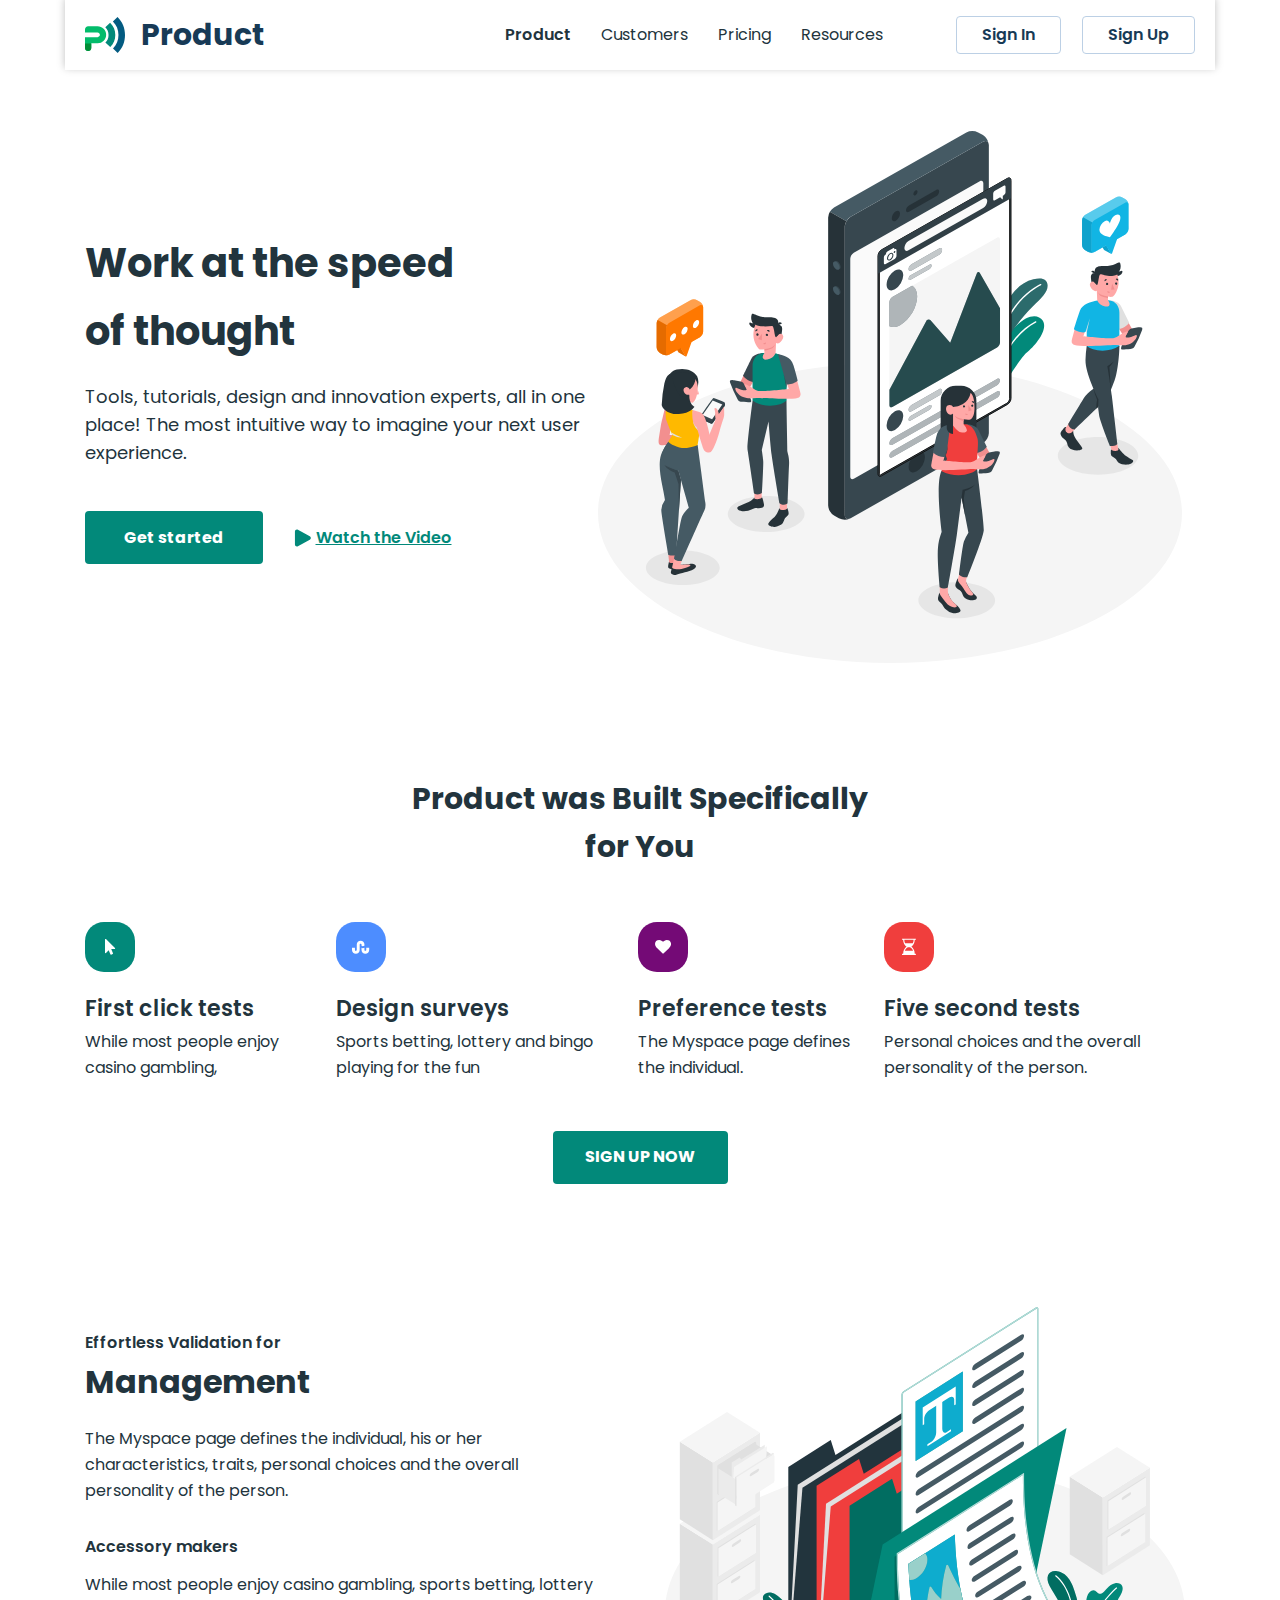
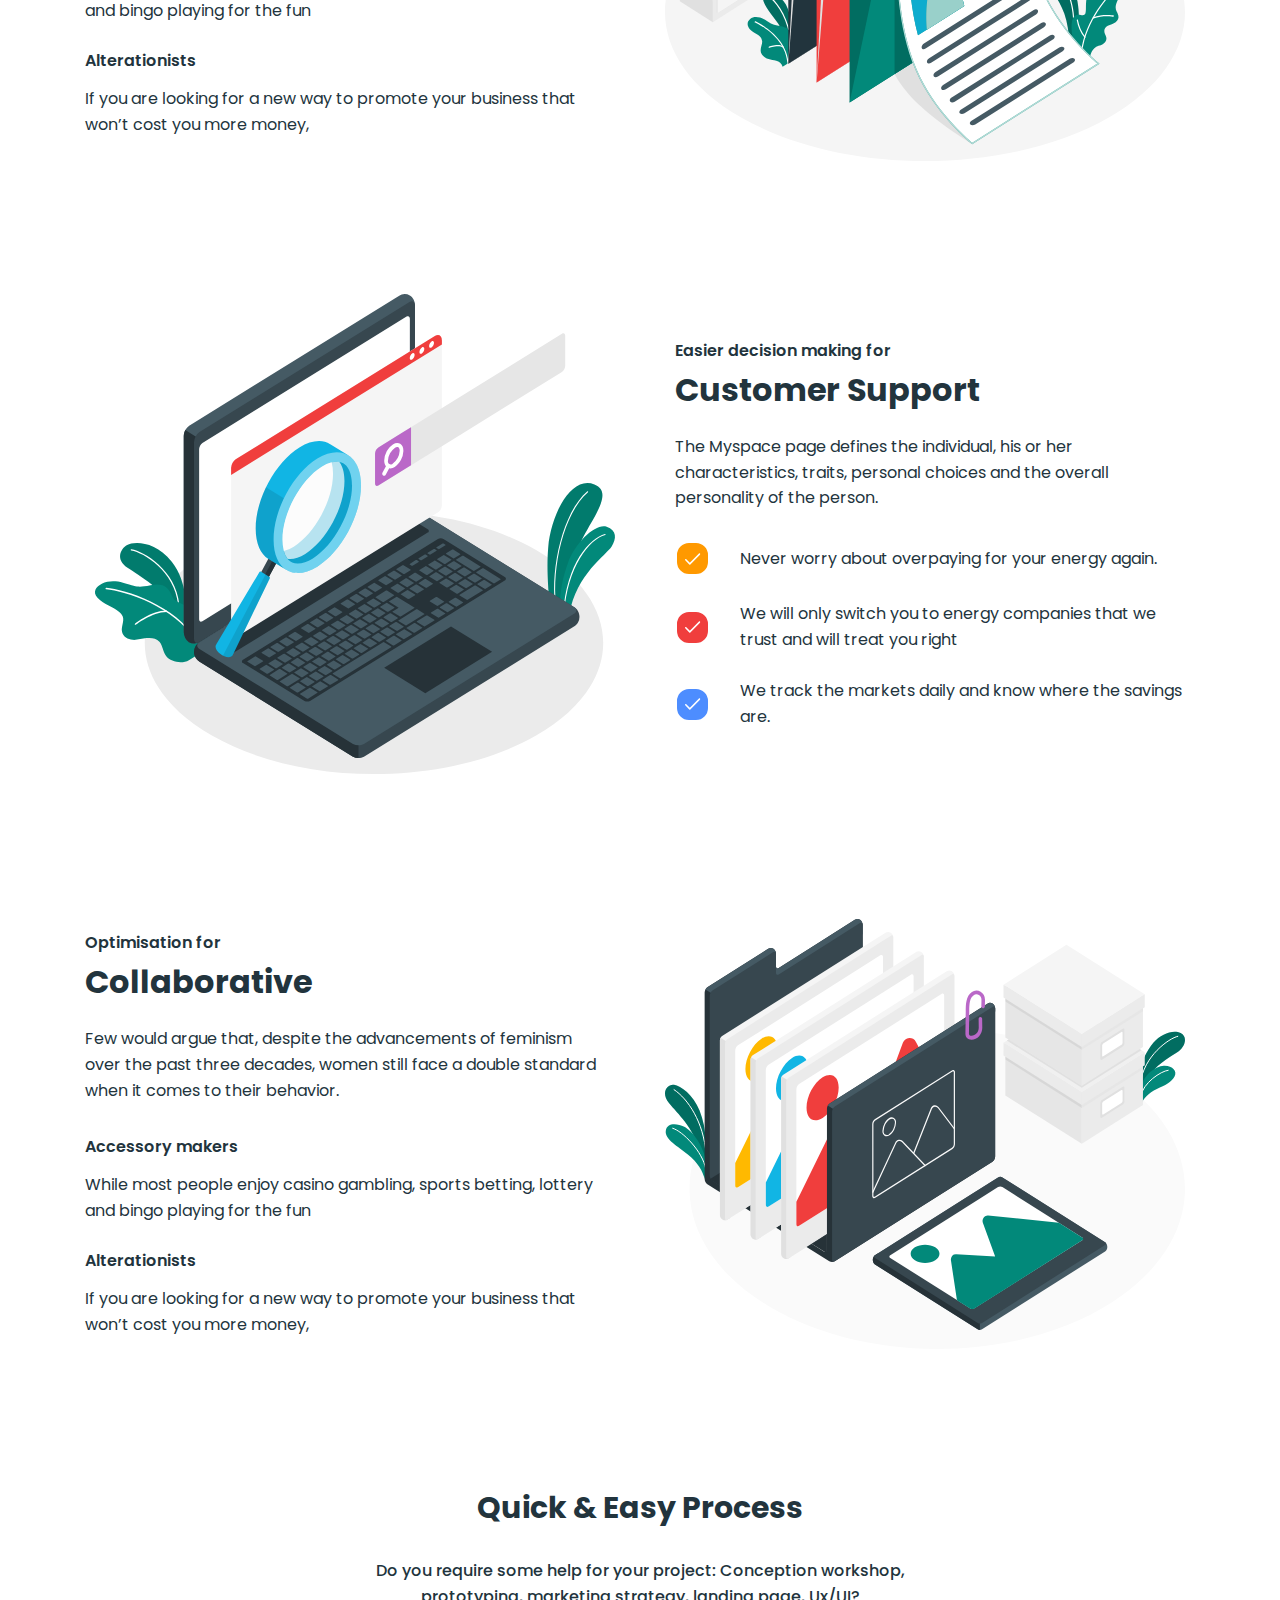
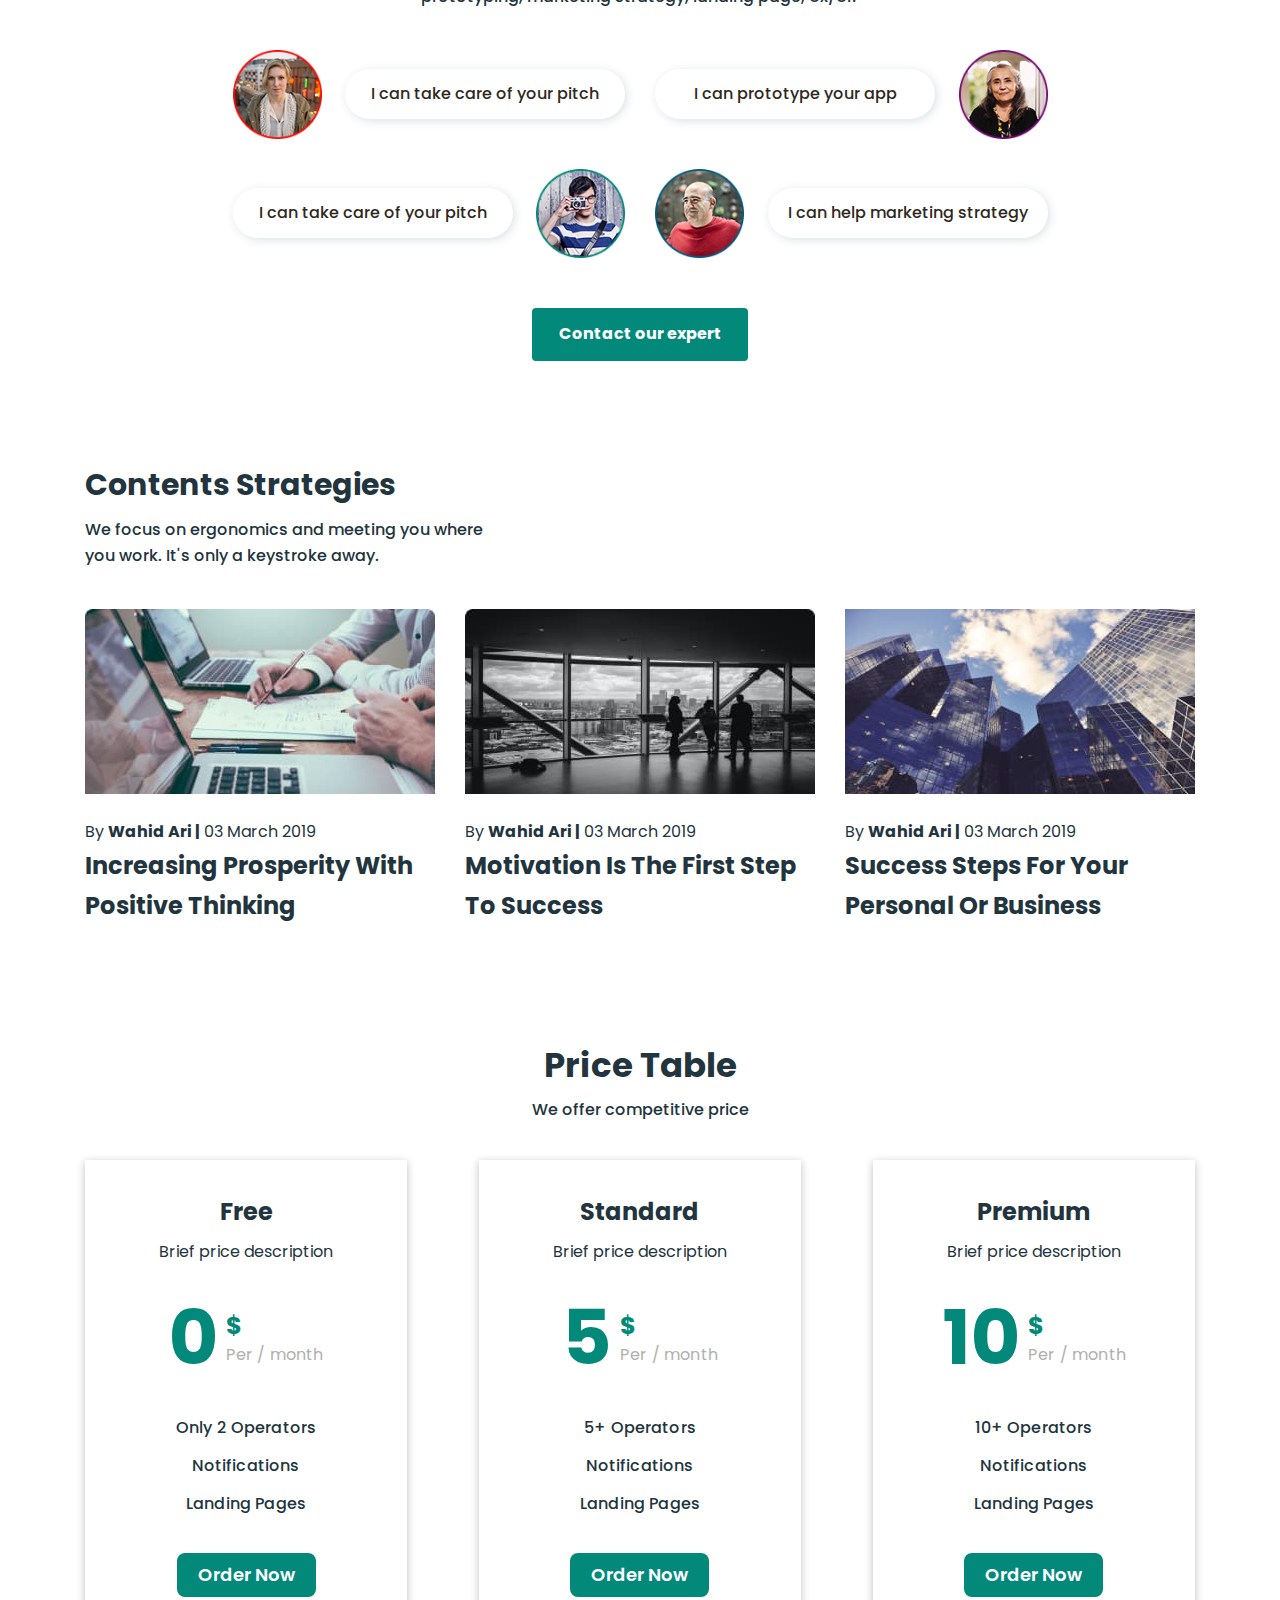
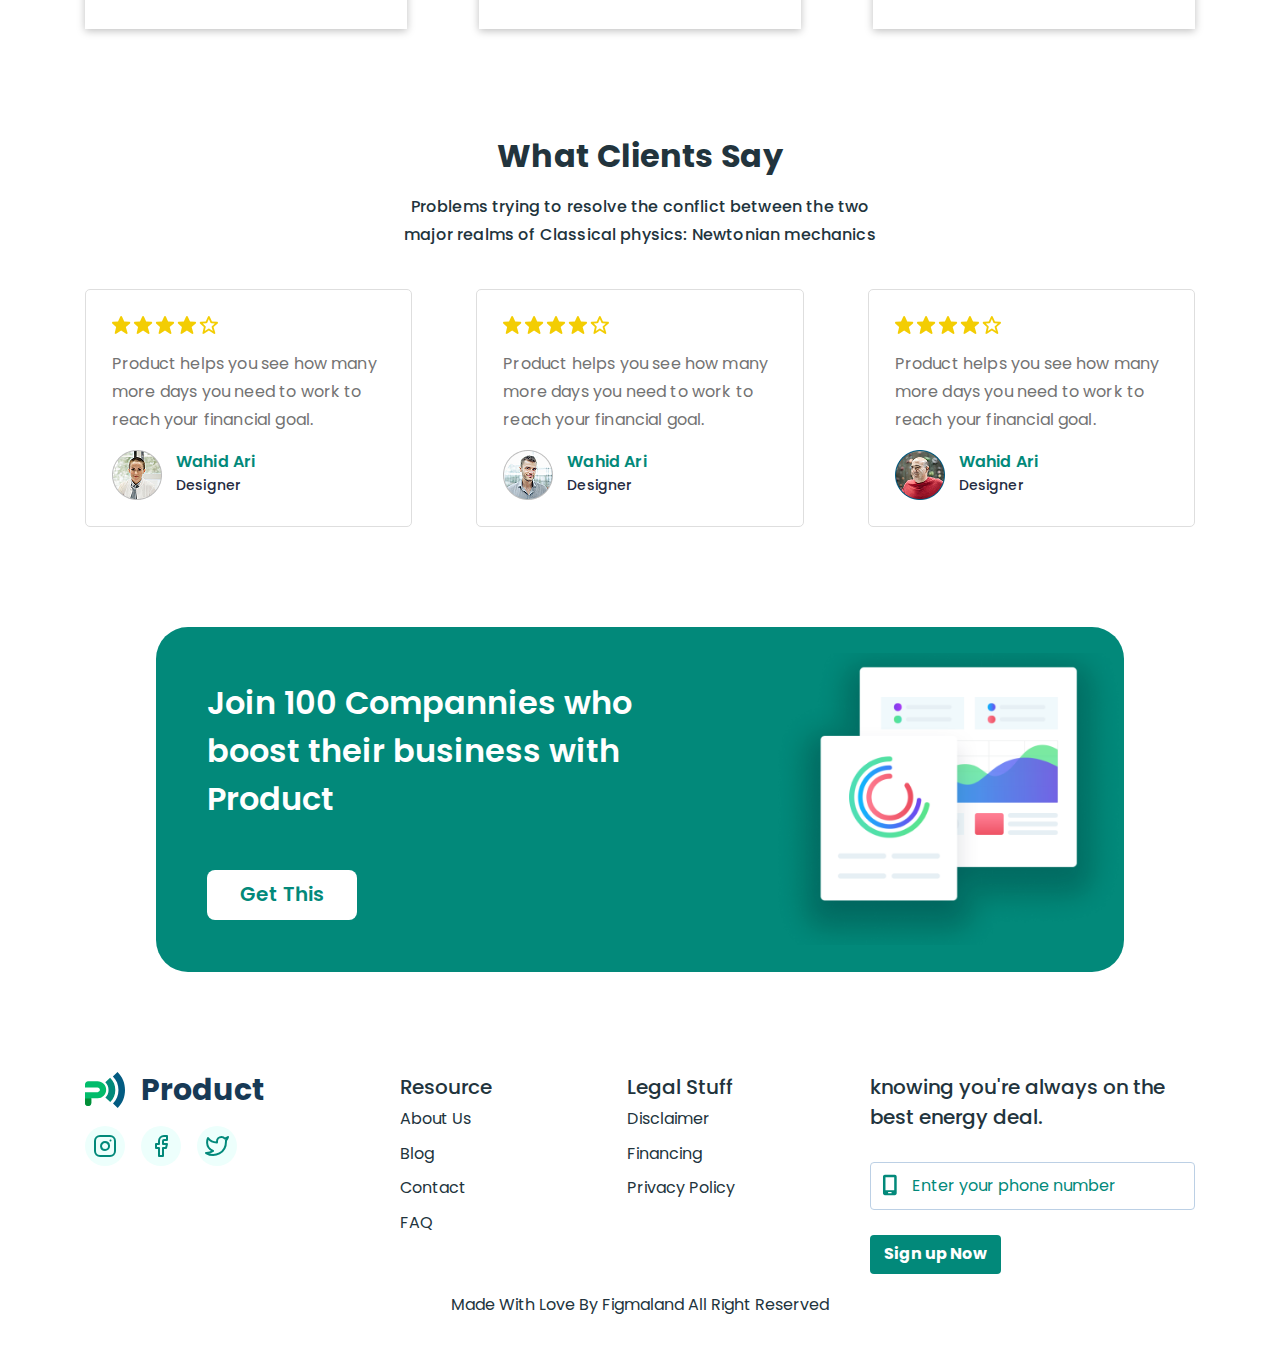
<file: index.html>
<!DOCTYPE html>
<html lang="en">

<head>
  <meta charset="UTF-8" />
  <meta name="viewport" content="width=device-width, initial-scale=1.0" />
  <title>BUSINESS PROMO</title>
  <link rel="stylesheet"
    href="https://cdnjs.cloudflare.com/ajax/libs/modern-normalize/3.0.1/modern-normalize.min.css" />
  <link rel="preconnect" href="https://fonts.googleapis.com" />
  <link rel="preconnect" href="https://fonts.gstatic.com" crossorigin />
  <link
    href="https://fonts.googleapis.com/css2?family=Asap:wght@500&family=Inter:opsz,wght@14..32,500&family=Montserrat:wght@100..900&family=Poppins:wght@400;500;600;700;800&family=Roboto:wght@100..900&display=swap"
    rel="stylesheet" />
  <link rel="stylesheet" href="./css/product.css" />
</head>

<body>

  <!--Header-->
  <header>
    <div class="container header-container">
      <nav class="header-nav">
        <a class="header-logo" href="./index.html">
          <img src="./images/product/logo.svg" alt="Logotype" width="40" height="36" />
          <span class="header-logo-span">Product</span>
        </a>
        <ul class="header-nav-list">
          <li class="header-nav-item">
            <a class="header-nav-link" href="./index.html">Product </a>
          </li>
          <li class="header-nav-item">
            <a class="header-nav-link" href="./customer.html">Customers </a>
          </li>
          <li class="header-nav-item">
            <a class="header-nav-link" href="./pricing.html">Pricing </a>
          </li>
          <li class="header-nav-item">
            <a class="header-nav-link" href="#">Resources</a>
          </li>
        </ul>
      </nav>
      <ul class="auth-list">
        <li class="auth-item"><a class="auth-link in" href="">Sign In</a></li>
        <li class="auth-item"><a class="auth-link up" href="">Sign Up</a></li>
      </ul>
      <button data-modal-open class="mob-menu" type="button"><svg class="mob-menu-svg" width="28" height="31">
          <use href="./images/product/icons.svg#icon-mob-menu"></use>
        </svg></button>
    </div>

    <!--Mobile Menu-->
    <div class="mob-menu-wrap" data-modal>
      <button class="mob-menu-btn" type="button" data-modal-close>
        <svg class="mob-menu-svg" width="15" height="15">
          <use href="./images/product/icons.svg#icon-close"></use>
        </svg>
      </button>
      <ul class="mob-menu-nav-list">
        <li class="mob-menu-nav-item">
          <a class="mob-menu-nav-link" href="./index.html">Product </a>
        </li>
        <li class="mob-menu-nav-item">
          <a class="mob-menu-nav-link" href="./customer.html">Customers </a>
        </li>
        <li class="mob-menu-nav-item">
          <a class="mob-menu-nav-link" href="./pricing.html">Pricing </a>
        </li>
        <li class="mob-menu-nav-item">
          <a class="mob-menu-nav-link" href="#">Resources</a>
        </li>
      </ul>
      <ul class="mob-menu-uth-list">
        <li class="mob-menu-auth-item"><a class="mob-menu-auth-link in" href="">Sign In</a></li>
        <li class="mob-menu-auth-item"><a class="mob-menu-auth-link up" href="">Sign Up</a></li>
      </ul>
    </div>
  </header>

  <!--Main-->
  <main>

    <!--Hero-->
    <section>
      <div class="container hero-container">
        <div class="content-box">
          <h1 class="hero-title">Work at the speed of thought</h1>
          <p class="hero-content">
            Tools, tutorials, design and innovation experts, all in one place!
            The most intuitive way to imagine your next user experience.
          </p>
          <div class="here-btn-wrap">
            <button class="hero-btn-start" type="button">Get started</button>
            <button class="hero-btn-video" type="button">
              <svg class="svg-btn-video" width="20" height="18">
                <use href="./images/product/icons.svg#icon-Triangle"></use>
              </svg>
              Watch the Video
            </button>
          </div>
        </div>
        <img class="hero-img" src="./images/product/hero-img.svg"
          alt="People with mobile phones near a giant smartphone" width="610" height="555" />
      </div>
    </section>

    <!--Product -->
    <section>
      <div class="container product-container">
        <h2 class="product-title">Product was Built Specifically for You</h2>
        <ul class="product-list">
          <li class="product-list-item">
            <div class="elips green">
              <svg class="product-svg" width="11" height="18">
                <use href="./images/product/icons.svg#icon-cursorup"></use>
              </svg>
            </div>
            <h3>First click tests</h3>
            <p class="product-item-text">While most people enjoy casino gambling,</p>
          </li>
          <li class="product-list-item">
            <div class="elips blue">
              <svg class="product-svg" width="18" height="18">
                <use href="./images/product/icons.svg#icon-weiv"></use>
              </svg>
            </div>
            <h3>Design surveys</h3>
            <p class="product-item-text">Sports betting, lottery and bingo playing for the fun</p>
          </li>
          <li class="product-list-item">
            <div class="elips purple">
              <svg class="product-svg" width="16" height="18">
                <use href="./images/product/icons.svg#icon-heard"></use>
              </svg>
            </div>
            <h3>Preference tests</h3>
            <p class="product-item-text">The Myspace page defines the individual.</p>
          </li>
          <li class="product-list-item">
            <div class="elips red">
              <svg class="product-svg" width="14" height="18">
                <use href="./images/product/icons.svg#icon-clock"></use>
              </svg>
            </div>
            <h3>Five second tests</h3>
            <p class="product-item-text">Personal choices and the overall personality of the person. </p>
          </li>
        </ul>
        <button class="product-btn-sign" type="button">SIGN UP NOW</button>
      </div>
    </section>

    <!--Features-->
    <section>
      <div class="container features-container">
        <h2 class="visually-hidden">Features</h2>
        <div class="feature-box">
          <ul class="features-list">
            <!--1st box-->
            <li class="features-item">
              <div class="feature-item-content">
                <h4 class="features-item-firsttext">Effortless Validation for</h4>
                <h3 class="features-item-title">Management</h3>
                <p class="features-item-text">The Myspace page defines the individual, his or her characteristics,
                  traits, personal choices and the
                  overall
                  personality of the person.</p>
                <h4 class="features-item-tiptitle">Accessory makers</h4>
                <p class="features-item-tiptext">While most people enjoy casino gambling, sports betting, lottery and
                  bingo playing for the fun</p>
                <h4 class="features-item-tiptitle">Alterationists</h4>
                <p class="features-item-tiptext bottom">If you are looking for a new way to promote your business that
                  won’t
                  cost you more money,</p>
              </div>
              <img class="feature-item-img first-block-img" src="./images/product/management-img.svg" alt="Folders"
                width="540" height="500">
            </li>
            <!--2nd box-->
            <li class="features-item">
              <img class="feature-item-img second-block-img" src="./images/product/support-img.svg" alt="Notebook">
              <div class="feature-item-content">
                <h4 class="features-item-firsttext">Easier decision making for</h4>
                <h3 class="features-item-title">Customer Support</h3>
                <p class="features-item-text">The Myspace page defines the individual, his or her characteristics,
                  traits, personal choices and the
                  overall
                  personality of the person.</p>
                <ul class="features-second-list">
                  <li class="second-item">
                    <div class="second-elips yelow"><svg class="second-list-svg" width="16" height="12">
                        <use href="./images/product/icons.svg#icon-galochka"></use>
                      </svg></div>
                    <p class="second-item-text">Never worry about overpaying for your energy again. </p>
                  </li>
                  <li class="second-item">
                    <div class="second-elips red"><svg class="second-list-svg" width="16" height="12">
                        <use href="./images/product/icons.svg#icon-galochka"></use>
                      </svg></div>
                    <p class="second-item-text">We will only switch you to energy companies that we trust and will treat
                      you right</p>
                  </li>
                  <li class="second-item">
                    <div class="second-elips blue"><svg class="second-list-svg" width="16" height="12">
                        <use href="./images/product/icons.svg#icon-galochka"></use>
                      </svg></div>
                    <p class="second-item-text">We track the markets daily and know where the savings are.</p>
                  </li>
                </ul>
              </div>
            </li>
            <!--3rd box-->
            <li class="features-item">
              <div class="feature-item-content">
                <h4 class="features-item-firsttext">Optimisation for</h4>
                <h3 class="features-item-title">Collaborative</h3>
                <p class="features-item-text">Few would argue that, despite the advancements of feminism over the past
                  three decades, women still
                  face a double
                  standard when it comes to their behavior.</p>
                <h4 class="features-item-tiptitle">Accessory makers</h4>
                <p class="features-item-tiptext">While most people enjoy casino gambling, sports betting, lottery and
                  bingo playing for the fun</p>
                <h4 class="features-item-tiptitle">Alterationists</h4>
                <p class="features-item-tiptext bottom">If you are looking for a new way to promote your business that
                  won’t
                  cost you more money,</p>
              </div>
              <img class="feature-item-img third-block-img" src="./images/product/collaboration.svg"
                alt="A folder with images" width="540" height="500">
            </li>
          </ul>
        </div>
      </div>
    </section>

    <!--Request Handling-->
    <section>
      <div class="container request-container">
        <h2 class="request-title">Quick & Easy Process</h2>
        <p class="request-text">Do you require some help for your project: Conception workshop,
          prototyping, marketing strategy, landing page, Ux/UI?</p>
        <ul class="request-list">
          <li class="request-item item-girl">
            <img class="request-img img-girl" srcset="./images/product/avatar@2x.png 2x"
              src="/images/product/avatar.png" alt="avatar" width="98" height="98">
            <p class="request-item-text">I can take care of your pitch</p>
          </li>
          <li class="request-item item-boy">
            <p class="request-item-text">I can take care of your pitch</p>
            <img class="request-img img-boy" srcset="./images/product/avatar-2@2x.png 2x"
              src="/images/product/avatar-2.png" alt="avatar" width="98" height="98">
          </li>
          <li class="request-item item-oldman">
            <img class="request-img img-oldman" srcset="./images/product/avatar-3@2x.png 2x"
              src="/images/product/avatar-3.png" alt="avatar" width="98" height="98">
            <p class="request-item-text">I can help marketing strategy</p>
          </li>
          <li class="request-item item-oldwoman">
            <p class="request-item-text">I can prototype your app</p>
            <img class="request-img img-oldwoman" srcset="./images/product/avatar-1@2x.png 2x"
              src="/images/product/avatar-1.png" alt="avatar" width="98" height="98">
          </li>
        </ul>
        <button class="requst-btn" type="button">Contact our expert</button>
      </div>
    </section>

    <!--Contents Strategies-->
    <section>
      <div class="container strategies-container">
        <h2 class="strategies-title">Contents Strategies</h2>
        <p class="strategies-text">We focus on ergonomics and meeting you where you work. It's only a keystroke away.
        </p>
        <ul class="strategies-list">
          <li class="strategies-item">
            <a class="strategies-link" href="" target="_blank" rel="nofollow noopener noreferrer">
              <img class="strategies-img" srcset="./images/product/prosp-desk@2x.jpg 2x"
                src="./images/product/prosp-desk.jpg" alt="notebook and paper" width="350" height="185">
              <div class="strategies-wrap-card">
                <p class="strategies-text-up">By <span class="strategies-text-upspan">Wahid Ari |</span> 03 March 2019
                </p>
                <p class="strategies-text-down">Increasing Prosperity With Positive Thinking</p>
              </div>
            </a>
          </li>
          <li class="strategies-item">
            <a class="strategies-link" href="" target="_blank" rel="nofollow noopener noreferrer">
              <img class="strategies-img" srcset="./images/product/motiv-desk@2x.jpg 2x"
                src="./images/product/motiv-desk.jpg" alt="office" width="350" height="185">
              <div class="strategies-wrap-card">
                <p class="strategies-text-up">By <span class="strategies-text-upspan">Wahid Ari |</span> 03 March 2019
                </p>
                <p class="strategies-text-down">Motivation Is The First Step To Success</p>
              </div>
            </a>
          </li>
          <li class="strategies-item">
            <a class="strategies-link" href="" target="_blank" rel="nofollow noopener noreferrer">
              <img class="strategies-img" srcset="./images/product/success-desk@2x.jpg 2x"
                src="./images/product/success-desk.jpg" alt="skyscraper" width="350" height="185">
              <div class="strategies-wrap-card">
                <p class="strategies-text-up">By <span class="strategies-text-upspan">Wahid Ari |</span> 03 March 2019
                </p>
                <p class="strategies-text-down">Success Steps For Your Personal Or Business</p>
              </div>
            </a>
          </li>
        </ul>
      </div>
    </section>

    <!--Price Table-->
    <section>
      <div class="container price-container">
        <h2 class="price-title">Price Table</h2>
        <p class="price-text">We offer competitive price</p>
        <ul class="price-list">
          <li class="price-item">
            <h3 class="price-item-title">Free</h3>
            <p class="price-item-text-brif">Brief price description</p>
            <div class="price-value-wrap">
              <p class="price-numer">0</p>
              <div class="price-simbol-wrap">
                <span class="price-span-simbol">$</span><span class="price-text-numer">Per / month</span>
              </div>
            </div>
            <p class="price-item-text">Only 2 Operators</p>
            <p class="price-item-text">Notifications</p>
            <p class="price-item-text last">Landing Pages</p>
            <button class="price-item-btn">Order Now</button>
          </li>
          <li class="price-item">
            <h3 class="price-item-title">Standard</h3>
            <p class="price-item-text-brif">Brief price description</p>
            <div class="price-value-wrap">
              <p class="price-numer">5</p>
              <div class="price-simbol-wrap">
                <span class="price-span-simbol">$</span><span class="price-text-numer">Per / month</span>
              </div>
            </div>
            <p class="price-item-text">5+ Operators</p>
            <p class="price-item-text">Notifications</p>
            <p class="price-item-text last">Landing Pages</p>
            <button class="price-item-btn">Order Now</button>
          </li>
          <li class="price-item">
            <h3 class="price-item-title">Premium</h3>
            <p class="price-item-text-brif">Brief price description</p>
            <div class="price-value-wrap">
              <p class="price-numer">10</p>
              <div class="price-simbol-wrap">
                <span class="price-span-simbol">$</span><span class="price-text-numer">Per / month</span>
              </div>
            </div>
            <p class="price-item-text">10+ Operators</p>
            <p class="price-item-text">Notifications</p>
            <p class="price-item-text last">Landing Pages</p>
            <button class="price-item-btn">Order Now</button>
          </li>
        </ul>
      </div>
    </section>

    <!--References-->
    <section>
      <div class="container references-container">
        <h2 class="references-title">What Clients Say</h2>
        <p class="references-text">Problems trying to resolve the conflict between
          the two major realms of Classical physics: Newtonian mechanics</p>
        <ul class="references-list">
          <li class="references-item"><img class="references-item-stars" src="./images/product/Group204.svg" alt="stars"
              width="106" height="18">
            <p class="references-item-text">Product helps you see how many
              more days you need to work to
              reach your financial goal.
            </p>
            <div class="references-card"><img class="references-card-img" srcset="./images/product/avatar-4@2x.png 2x"
                src="./images/product/avatar-4.png" alt="avatar" width="50" height="50">
              <div class="references-card-text">
                <p class="references-card-name">Wahid Ari</p>
                <p class="references-card-designer">Designer</p>
              </div>
            </div>
          </li>
          <li class="references-item"><img class="references-item-stars" src="./images/product/Group204.svg" alt="stars"
              width="106" height="18">
            <p class="references-item-text">
              Product helps you see how many
              more days you need to work to
              reach your financial goal.
            </p>
            <div class="references-card"><img class="references-card-img" srcset="./images/product/avatar-5@2x.png 2x"
                src="./images/product/avatar-5.png" alt="avatar" width="50" height="50">
              <div class="references-card-text">
                <p class="references-card-name">Wahid Ari</p>
                <p class="references-card-designer">Designer</p>
              </div>
            </div>
          </li>
          <li class="references-item"><img class="references-item-stars" src="./images/product/Group204.svg" alt="stars"
              width="106" height="18">
            <p class="references-item-text">
              Product helps you see how many
              more days you need to work to
              reach your financial goal.</p>
            <div class="references-card"><img class="references-card-img" srcset="./images/product/avatar-3@2x.png 2x"
                src="./images/product/avatar-3.png" alt="avatar" width="50" height="50">
              <div class="references-card-text">
                <p class="references-card-name">Wahid Ari</p>
                <p class="references-card-designer">Designer</p>
              </div>
            </div>
          </li>
        </ul>
        <div class="references-join">
          <div class="join-content">
            <p class="join-content-text">Join 100 Compannies who boost their business with Product</p>
            <button class="join-content-btn" type="button">Get This</button>
          </div>
          <img class="references-join-img" srcset="./images/product/screen@2x.png 2x" src="./images/product/screen.png"
            alt="graphs" width="351" height="331">
        </div>
      </div>
    </section>
  </main>

  <!--Footer-->
  <footer>
    <div class="container footer-container">
      <div class="footer-inner-wrap">
        <div>
          <a class="footer-logo" href="./index.html">
            <img src="./images/product/logo.svg" alt="Logotype" width="40" height="36" /><span
              class="footer-logo-span">Product</span></a>
          <ul class="footer-slinks-list">
            <li class="footer-slinks-item">
              <a href="https://www.instagram.com/" target="_blank" rel="nofollow noopener noreferrer">
                <svg class="slinks" width="24" height="24">
                  <use href="./images/product/icons.svg#icon-instagram"></use>
                </svg>
              </a>
            </li>
            <li class="footer-slinks-item">
              <a href="https://www.facebook.com/" target="_blank" rel="nofollow noopener noreferrer">
                <svg class="slinks" width="24" height="24">
                  <use href="./images/product/icons.svg#icon-facebook"></use>
                </svg>
              </a>
            </li>
            <li class="footer-slinks-item">
              <a href="https://x.com/" target="_blank" rel="nofollow noopener noreferrer">
                <svg class="slinks" width="24" height="24">
                  <use href="./images/product/icons.svg#icon-twitter"></use>
                </svg>
              </a>
            </li>
          </ul>
        </div>
        <nav class="footer-nav">
          <p class="footer-nav-title">Resource</p>
          <ul class="footer-nav-list">
            <li class="footer-nav-item"><a class="footer-link" href="">About Us</a></li>
            <li class="footer-nav-item"><a class="footer-link" href="">Blog</a></li>
            <li class="footer-nav-item"><a class="footer-link" href="">Contact</a></li>
            <li class="footer-nav-item"><a class="footer-link" href="">FAQ</a></li>
          </ul>
        </nav>
        <nav class="footer-nav">
          <p class="footer-nav-title">Legal Stuff</p>
          <ul class="footer-nav-list">
            <li class="footer-nav-item"><a class="footer-link" href="">Disclaimer
              </a></li>
            <li class="footer-nav-item"><a class="footer-link" href="">Financing
              </a></li>
            <li class="footer-nav-item"><a class="footer-link" href="">Privacy Policy
              </a></li>
          </ul>
        </nav>
        <form class="footer-form" name="footer-form" autocomplete="off">
          <p class="footer-form-title">knowing you're always on the best energy deal.
          </p>
          <div class="footer-form-desk">
            <input class="footer-input" name="footer-input-tel" type="tel" placeholder="Enter your phone number"
              pattern="[0-9]{3}-[0-9]{3}-[0-9]{2}-[0-9]{2}" title="xxx-xxx-xx-xx" />
            <svg class="footer-input-svg" width="16" height="24">
              <use href="./images/product/icons.svg#icon-mobile-screen"></use>
            </svg>
          </div>
          <div class="footer-form-mob">
            <input class="footer-input" name="footer-input-tel" type="tel" pattern="[0-9]{3}-[0-9]{3}-[0-9]{2}-[0-9]{2}"
              title="xxx-xxx-xx-xx" />
          </div>
          <button class="footer-form-btn" type="submit">Sign up Now</button>
        </form>
      </div>
      <p class="footer-last-text">Made With Love By Figmaland All Right Reserved
      </p>
    </div>
  </footer>
  <script src="./js/modal.js"></script>
</body>

</html>
</file>
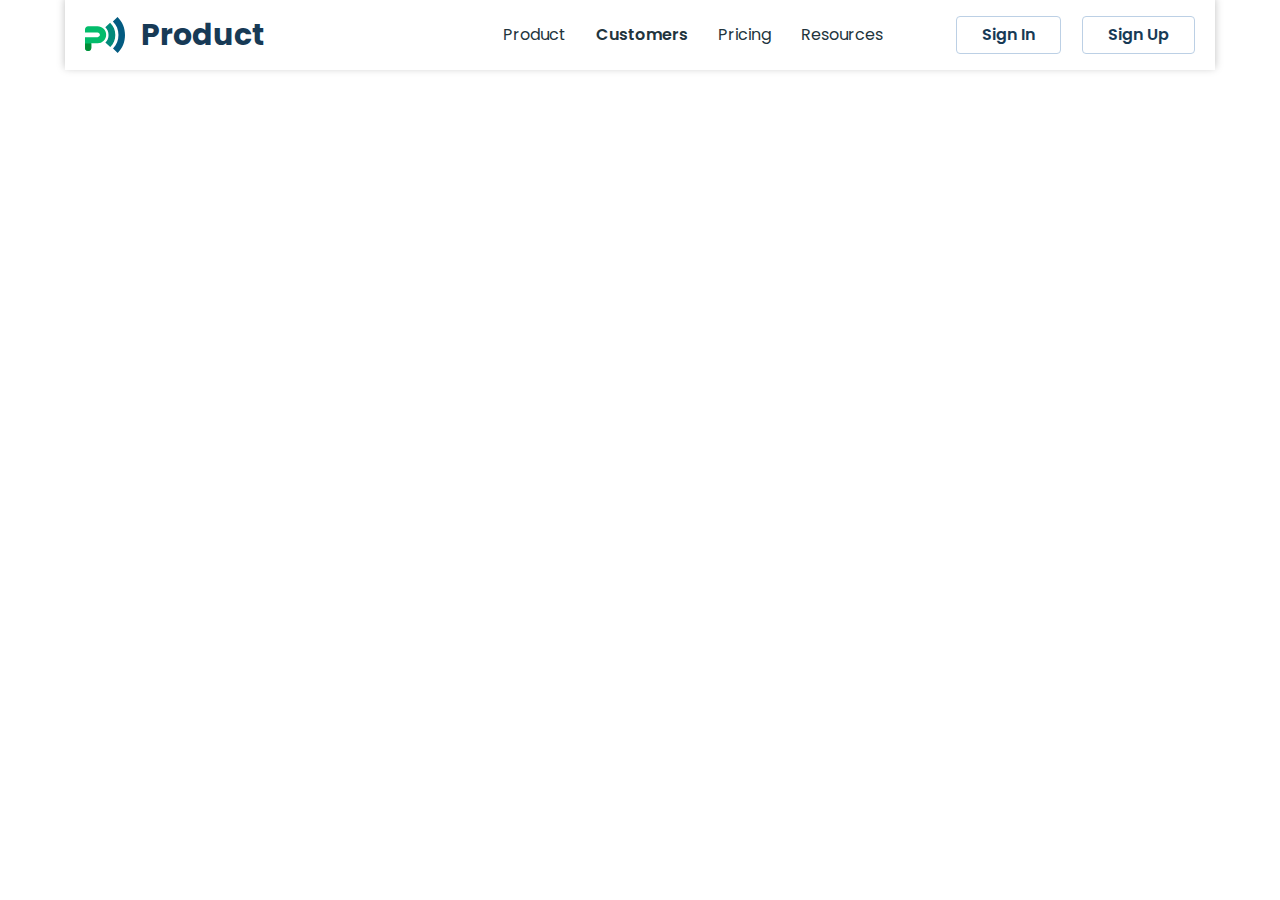
<file: customer.html>
<!DOCTYPE html>
<html lang="en">

<head>
  <meta charset="UTF-8" />
  <meta name="viewport" content="width=device-width, initial-scale=1.0" />
  <title>CUSTOMERS-BUSINESS PROMO</title>
  <link rel="stylesheet"
    href="https://cdnjs.cloudflare.com/ajax/libs/modern-normalize/3.0.1/modern-normalize.min.css" />
  <link rel="preconnect" href="https://fonts.googleapis.com" />
  <link rel="preconnect" href="https://fonts.gstatic.com" crossorigin />
  <link
    href="https://fonts.googleapis.com/css2?family=Asap:wght@500&family=Inter:opsz,wght@14..32,500&family=Montserrat:wght@100..900&family=Poppins:wght@400;500;600;700;800&family=Roboto:wght@100..900&display=swap"
    rel="stylesheet" />
  <link rel="stylesheet" href="./css/customer.css" />
</head>

<body>
  <header>
    <div class="container header-container">
      <nav class="header-nav">
        <a class="header-logo" href="./index.html">
          <img src="./images/product/logo.svg" alt="Logotype" width="40" height="36" />
          <span class="header-logo-span">Product</span>
        </a>
        <ul class="header-nav-list">
          <li class="header-nav-item">
            <a class="header-nav-link" href="./index.html">Product </a>
          </li>
          <li class="header-nav-item">
            <a class="header-nav-link" href="./customer.html">Customers </a>
          </li>
          <li class="header-nav-item">
            <a class="header-nav-link" href="./pricing.html">Pricing </a>
          </li>
          <li class="header-nav-item">
            <a class="header-nav-link" href="#">Resources</a>
          </li>
        </ul>
      </nav>
      <ul class="auth-list">
        <li class="auth-item"><a class="auth-link in" href="">Sign In</a></li>
        <li class="auth-item"><a class="auth-link up" href="">Sign Up</a></li>
      </ul>
      <button data-modal-open class="mob-menu" type="button"><svg class="mob-menu-svg" width="28" height="31">
          <use href="./images/product/icons.svg#icon-mob-menu"></use>
        </svg></button>
    </div>

    <!--Mobile Menu-->
    <div class="mob-menu-wrap" data-modal>
      <button class="mob-menu-btn" type="button" data-modal-close>
        <svg class="mob-menu-svg" width="15" height="15">
          <use href="./images/product/icons.svg#icon-close"></use>
        </svg>
      </button>
      <ul class="mob-menu-nav-list">
        <li class="mob-menu-nav-item">
          <a class="mob-menu-nav-link" href="./index.html">Product </a>
        </li>
        <li class="mob-menu-nav-item">
          <a class="mob-menu-nav-link" href="./customer.html">Customers </a>
        </li>
        <li class="mob-menu-nav-item">
          <a class="mob-menu-nav-link" href="./pricing.html">Pricing </a>
        </li>
        <li class="mob-menu-nav-item">
          <a class="mob-menu-nav-link" href="#">Resources</a>
        </li>
      </ul>
      <ul class="mob-menu-uth-list">
        <li class="mob-menu-auth-item"><a class="mob-menu-auth-link in" href="">Sign In</a></li>
        <li class="mob-menu-auth-item"><a class="mob-menu-auth-link up" href="">Sign Up</a></li>
      </ul>
    </div>
  </header>
  <main>
  </main>
  <footer></footer>
  <script src="./js/modal.js"></script>
</body>

</html>
</file>
<file: css/product.css>
/* #region Global */
body{
    font-family: "Poppins", sans-serif;
}
h1, h2, h3, h4, h5, h6, p{
    margin: 0;
    padding: 0;
}
h2{
    font-weight: 700;
    font-size: 30px;
    text-align: center;
    color: #22343d;
    line-height: 1.62;
}
h3{
    font-weight: 600;
    font-size: 22px;
    text-align: center;
    color: #22343d;
}
h4{
    font-weight: 600;
    font-size: 16px;
    line-height: 1.62;
    color: #22343d;
}

a{
    text-decoration: none;
    font-family: inherit;
    color: currentColor
}
ul, ol{
    list-style-type: none;
    margin: 0;
    padding: 0;
}

img{
    display: block;
    max-width: 100%;
    height: auto;
}

button{
    cursor: pointer;
    border: none;
    padding: 0;
}
input,
textarea,
button {
    font-family: inherit;
    line-height: inherit;
}
textarea {
    resize: none;
}

.visually-hidden {
  position: absolute;
  white-space: nowrap;
  width: 1px;
  height: 1px;
  overflow: hidden;
  border: 0;
  padding: 0;
  clip: rect(0 0 0 0);
  clip-path: inset(100%);
  margin: -1px;
}

.container{
    max-width: 320px;
    padding: 0 5px;
    margin: 0 auto;
}
@media screen and (min-width: 1158px) {
    .container {
            max-width: 1150px;
            padding: 0 20px;    
    }
}


section {
    padding: 50px 0;
}
footer{
    padding: 50px 0;
}

/* #endregion */   

/* #region HEADER */
.header-container {
    box-shadow: 0 -2px 8px 0 rgba(0, 0, 0, 0.25);
    background: #fff;
    display: flex;
    align-items: center;
    gap: 73px;
 }

@media screen and (min-width: 1158px) {
    .header-nav {
        display: flex;
        flex-grow: 1;
    }
}

.header-logo {
    display: flex;
    align-items: center;
    gap: 8px;
}
@media screen and (min-width: 1158px) {
    .header-logo {
        gap: 16px;
    }
}
 
.header-logo-span{
    font-weight: 700;
    font-size: 30px;
    line-height: 0.93;
    color: #173a56;
    transition: color 250ms cubic-bezier(.05, .53, .52, .88);
    padding: 21px 0;
}
@media screen and (min-width: 1158px) {
    .header-logo-span {
        gap: 26px;
    }
}   
.header-logo-span:hover,
.header-logo-span:focus {
    color: #02897a;
}

.header-nav-list {
    display: none;
}
@media screen and (min-width: 1158px) {
    .header-nav-list {
            display: flex;
            gap: 30px;
            justify-content: center;
            align-items: center;
            margin-left: auto;
      }
}

 
.mob-menu{
    background-color: transparent;
    padding: 20px 0;
   
}
@media screen and (min-width: 1158px) {
    .mob-menu {
        display: none;
    }
}

.auth-list {
    display: none;
}
@media screen and (min-width: 1158px) {
    .auth-list {
        display: flex;
        gap: 21px;
        margin-left: auto;
    }
    .auth-link {
        border: 1px solid #bcd0e5;
        color: #173a56;
        border-radius: 4px;
        display: block;
        padding: 9px 25px;
        font-weight: 600;
        font-size: 16px;
        transition: background-color 250ms cubic-bezier(.05, .53, .52, .88), color 250ms cubic-bezier(.05, .53, .52, .88);
    }
    .auth-link:hover,
    .auth-link:focus {
        color: #fff;
        background-color: #02897a;
        }
   
}

.header-nav-link{
    font-weight: 400;
    font-size: 16px;
    line-height: 1.75;
    color: #22343d;
    padding: 26px 0;
    transition: color 250ms cubic-bezier(.05, .53, .52, .88);
}
.header-nav-link:hover,
.header-nav-link:focus{
    color: #02897a;
}   

.header-nav-item:first-child .header-nav-link{
    font-weight: 600;
}

.mob-menu{
    margin-left: auto;
}
.mob-menu-svg {
    display: block;
    fill: #173A56;
    transition: fill 250ms cubic-bezier(.05, .53, .52, .88), transform 250ms cubic-bezier(.05, .53, .52, .88);
}
.mob-menu:hover .mob-menu-svg,
.mob-menu:focus .mob-menu-svg {
    fill: #0c2a43;
    transform: scale(1.1);
}
/* #endregion */

/* #region MOB MENU */
.mob-menu-wrap{
    position: fixed;
    top: 0;
    left: 50%;
    transform: translateX(-50%);
    width: 320px;
    height: 100%;
    z-index: 2;
    opacity: 0;
    pointer-events: none;
    background-color: #fff;
    box-shadow: 0 -2px 8px 0 rgba(0, 0, 0, 0.25);
    padding: 100px 40px;
    align-content: center;
    transition: opacity 250ms cubic-bezier(.05, .53, .52, .88), transform 250ms cubic-bezier(.05, .53, .52, .88);
}
@media screen and (min-width: 1158px) {
    .mob-menu-wrap {
        display: none;
    }
}

.mob-menu-wrap.is-open{
    opacity: 1;
    pointer-events: auto;
}

.mob-menu-wrap:not(.is-open) {
    transform: translateX(-100%);
}
.mob-menu-btn {
    position: absolute;
    right: 30px;
    top: 30px;
    padding: 5px;
    border-radius: 50%;
    border: 2px solid darkgray;
    transition: background-color 250ms cubic-bezier(.05, .53, .52, .88), transform 250ms cubic-bezier(.05, .53, .52, .88);
}
.mob-menu-btn:focus,
.mob-menu-btn:hover{
    background-color: rgb(233, 227, 227);
    transform: scale(1.1);
}

.mob-menu-nav-list {
    font-weight: 700;
    font-size: 32px;
    color: #22343d;
    margin-bottom: 60px;
    transition: color 250ms cubic-bezier(.05, .53, .52, .88);
 }

.mob-menu-nav-link:hover,
.mob-menu-nav-link:focus {
    color:#02897a;
}

.mob-menu-nav-item {
    margin-bottom: 20px
}

.mob-menu-uth-list {
    display: flex;
    justify-content: space-between;
}

.mob-menu-auth-item {
    font-weight: 600;
    font-size: 18px;
    color: #173a56;
    border: 1px solid #bcd0e5;
    border-radius: 4px;
    transition: background-color 250ms cubic-bezier(.05, .53, .52, .88), color 250ms cubic-bezier(.05, .53, .52, .88) ;
 }

.mob-menu-auth-link {
    display: block;
    padding: 10px 25px;
}


.mob-menu-auth-item:hover, 
.mob-menu-auth-item:focus{
    color: #fff;
    background-color: #02897a;
}


/* #endregion */

/* #region Main */ 
    /* #region Hero */

.hero-container {
    display: flex;
    flex-direction: column;
}
@media screen and (min-width: 1158px) {
    .hero-container {
        flex-direction: row;
        justify-content:center;
        align-items: center;
    }
}
.hero-content{
    margin-bottom: 10px;
    font-weight: 400;
    font-size: 18px;
    line-height: 1.55;
    text-align: center;
    color: #22343d;
}
@media screen and (min-width: 1158px) {
    .hero-content {
        text-align: start;
        margin-bottom: 45px;
    }
}

.content-box {
    order: 2;
}
@media screen and (min-width: 1158px) {
    .content-box {
        order: 0;
    }
}

.hero-title {
    font-weight: 700;
    font-size: 30px;
    line-height: 1.68;
    text-align: center;
    color: #22343d;
    margin-bottom: 16px;
}
@media screen and (min-width: 1158px) {
    .hero-title {
        text-align: start;
        margin-bottom: 18px;
        font-size: 40px;
        padding-right: 100px;
    }
}

.here-btn-wrap{
    display: flex;
    align-items: center;
    justify-content: center;
    gap: 15px;
}
@media screen and (min-width: 1158px) {
    .here-btn-wrap {
        justify-content: start;
        gap: 30px;
    }
}

.hero-btn-start {
    border-radius: 4px;
    width: 142px;
    height: 53px;
    background-color: #02897a;
    font-weight: 700;
    font-size: 16px;
    color: #fff;
    transition: background-color 250ms cubic-bezier(.05, .53, .52, .88), transform 250ms cubic-bezier(.05, .53, .52, .88);
   }
.hero-btn-start:focus,
.hero-btn-start:hover{
    background-color: #065c52;
    transform: scale(1.1);
}
@media screen and (min-width: 1158px) {
    .hero-btn-start {
        width: 178px;
    }
}


.hero-btn-video {
    display: flex;
    align-items: center;
    gap: 2.5px;
    width: 165px;
    height: 23px;
    font-weight: 600;
    font-size: 16px;
    text-decoration: underline;
    color: #02897a;
    background-color: transparent;
    transition: color 250ms cubic-bezier(.05, .53, .52, .88), transform 250ms cubic-bezier(.05, .53, .52, .88);
}

.hero-btn-video:focus,
.hero-btn-video:hover{
    color: #065c52;
    transform: scale(1.1);
}
.svg-btn-video {
    border-radius: 1px;
    fill: #02897a;
    transition: fill 250ms cubic-bezier(.05, .53, .52, .88), transform 250ms cubic-bezier(.05, .53, .52, .88);
}
.hero-btn-video:focus .svg-btn-video,
.hero-btn-video:hover .svg-btn-video{
    fill: #065c52;
    transform: scale(1.1);
}

.hero-img {
    order: 1;
}
/* #endregion */

    /* #region Product */

.product-container {
    display: flex;
    flex-direction: column;
    align-items: center;
}

.product-title{
margin-bottom: 50px;
}
@media screen and (min-width: 1158px) {
    .product-title {
        padding: 0 320px;

    }
}

.product-item-text{
    font-weight: 400;
    font-size: 16px;
    line-height: 1.62;
    text-align: center;
    color: #22343d;
}
@media screen and (min-width: 1158px) {
    .product-item-text {
        text-align: start;

    }
}

.product-list {
    display: flex;
    flex-direction: column;
    gap: 37px;
    margin-bottom: 37px;
}
@media screen and (min-width: 1158px) {
    .product-list {
        flex-direction: row;
        gap: 30px;
        margin-bottom: 50px;
    }
}

.product-list-item {
    display: flex;
    flex-direction: column;
    justify-content: center;
    align-items: center;
}
@media screen and (min-width: 1158px) {
    .product-list-item {
        align-items: start;
    }
}



.elips {
    border-radius: 19px;
    width: 50px;
    height: 50px;
    align-content: center;
    margin-bottom: 24px;
}

.product-list-item h3{
    margin-bottom: 8px;
}
.green {
    background: #02897a;
}

.product-svg {
    display: block;
    margin: auto;
    fill: #fff;
}

.blue {
    background: #4d8dff;
}

.purple {
    background: #740a76;
}

.red {background: #f03e3d;}

.product-btn-sign{
    border-radius: 4px;
    width: 175px;
    height: 53px;
    background: #02897a;
    font-weight: 700;
    font-size: 16px;
    color: #fff;
    transition: background-color 250ms cubic-bezier(.05, .53, .52, .88), transform 250ms cubic-bezier(.05, .53, .52, .88);
    
}
.product-btn-sign:focus,
.product-btn-sign:hover{
    background-color: #065c52;
    transform: scale(1.1);
}

    /* #endregion Product */

    /* #region Features */

 .features-container {
    display: flex;
    flex-direction: column;
    align-items: center;
    justify-content: center;
 }

 .features-list {
    display: flex;
    flex-direction: column;
    align-items: center;
    justify-content: center;
    gap: 100px;
 }

 .features-item {
    display: flex;
    flex-direction: column;
    align-items: center;
    justify-content: center;
    gap: 50px;
 }
 @media screen and (min-width: 1158px) {
     .features-item {
       flex-direction: row;
     }
 }

 .feature-item-content {
    order: 2;
 }
 @media screen and (min-width: 1158px) {
     .feature-item-content {
        order: 0;
     }
 }

 .features-item-firsttext{
    font-weight: 600;
    font-size: 16px;
    color: #22343d;
    margin-bottom: 8px;
    }

 .features-item-title {
    font-weight: 700;
    font-size: 32px;
    color: #22343d;
    margin-bottom: 16px;
    text-align: start;
 }
 @media screen and (min-width: 1158px) {
     .features-item-title {
        margin-bottom: 25px;
     }
 }

.features-item-text {
    font-weight: 400;
    font-size: 16px;
    line-height: 1.62;
    color: #22343d;
    margin-bottom: 16px;
 }
 @media screen and (min-width: 1158px) {
     .features-item-text {
         margin-bottom: 30px;
     }
 }

.features-item-tiptitle{
    font-weight: 600;
    font-size: 16px;
    line-height: 1.625;
    color: #22343d;
    margin-bottom: 12px;
}
.features-item-tiptext{
    font-weight: 400;
    font-size: 16px;
    line-height: 1.625;
    color: #22343d;
    margin-bottom: 24px;
}
.bottom{
    margin-bottom: 0;
}
 .feature-item-img {
    order: 1;
 }
@media screen and (min-width: 1158px) {
    .second-block-img {
        order: 0;
    }
}

 .features-second-list {
    display: flex;
    flex-direction: column;
    gap: 16px;
 }
 @media screen and (min-width: 1158px) {
     .features-second-list {
        gap: 25px;
     }
 }

 .second-item {
    display: flex;
    gap: 30px;
    align-items: center;
    justify-content: center;
 }
@media screen and (min-width: 1158px) {
    .second-item {
        justify-content: start;
    }
}

.second-item-text{
    font-weight: 400;
    font-size: 16px;
    line-height: 1.625;
    color: #22343d;
}
 .second-elips {
    border: 2.92px solid #fff;
    border-radius: 14px;
    width: 35px;
    height: 35px;
    align-content: center;
    flex-shrink: 0;
 }

 .yelow {background: #f90;}

 .second-list-svg {
    display: block;
    margin: auto;
    fill: #fff;
 }  
    /* #endregion */

    /* #region Request Handling*/
        
.request-container {
    display: flex;
    flex-direction: column;
    justify-content: center;
    align-items: center;
}

.request-title {
    font-weight: 700;
    font-size: 30px;
    text-align: center;
    color: #22343d;
    margin-bottom: 8px;
}
@media screen and (min-width: 1158px) {
    .request-title {
        margin-bottom: 25px;
    }
}
.request-text {
    font-weight: 500;
    font-size: 16px;
    line-height: 1.62;
    text-align: center;
    color: #22343d;
    margin-bottom: 40px;
}
@media screen and (min-width: 1158px) {
    .request-text {
        padding: 0 250px;
    }
}

.request-list {
    display: flex;
    flex-direction: column;
    align-items: center;
    justify-content: center;
    gap: 30px;
    margin-bottom: 32px;
}

@media screen and (min-width: 1158px) {
    .request-list {
        flex-direction: row;
        flex-wrap: wrap;    
        padding: 0 117px;
        margin-bottom: 50px;
    }
}

.request-item {
    display: flex;
    align-items: center;
    gap: 38px;
}
@media screen and (min-width: 1158px) {
    .request-item {
        width: calc((100% - 91px) / 2);
        gap: 10px;
        justify-content: space-between;
    }
}
@media screen and (min-width: 1158px) {
    .item-oldwoman {
      order: 1;
    }
    .item-boy {
        order: 2;
    }
    .item-oldman{
        order: 3;
    }
}

.request-img {
    width: 89px;
    height: 89px;
}


.request-item-text {
    font-weight: 500;
    font-size: 16px;
    text-align: center;
    color: #2f281e;
}
@media screen and (min-width: 1158px) {
    .request-item-text {
        fill: #fff;
        box-shadow: 2px 2px 10px 0 rgba(23, 58, 86, 0.15);
        min-width: 280px;
        min-height: 50px;
        border-radius: 25px;
        align-content: center;
    }
}


.requst-btn {
    font-weight: 700;
    font-size: 16px;
    color: #fff;
    border-radius: 4px;
    width: 216px;
    height: 53px;
    background: #02897a;
    transition: background-color 250ms cubic-bezier(.05, .53, .52, .88), transform 250ms cubic-bezier(.05, .53, .52, .88);
}
.requst-btn:focus,
.requst-btn:hover {
    background-color: #065c52;
    transform: scale(1.1);
}
    /* #endregion */

    /* #region Contents Strategies */

.strategies-container {
}

.strategies-title {
    font-weight: 700;
    font-size: 30px;
    color: #22343d;
    margin-bottom: 8px;
}
@media screen and (min-width: 1158px) {
    .strategies-title {
     text-align: left;
    }
}

.strategies-text {
    font-weight: 500;
    font-size: 16px;
    line-height: 1.62;
    text-align: center;
    color: #22343d;
    margin-bottom: 40px;
}
@media screen and (min-width: 1158px) {
    .strategies-text {
        text-align: left;
        padding-right: 700px;
    }
}

.strategies-list {
    display: flex;
    flex-direction: column;
    gap: 56px;
}
@media screen and (min-width: 1158px) {
    .strategies-list {
        flex-direction: row;
        gap: 30px;
    }
    .strategies-item{
        width: calc((100% - 60px) / 3);
    }
}




.strategies-link {}

.strategies-link:focus .strategies-text-down,
.strategies-link:hover .strategies-text-down{
    color: #02897a;
 }

.strategies-img{
    margin-bottom: 24px;

}
.strategies-wrap-card {
    margin-bottom: 12px;
}

.strategies-text-up {
    font-weight: 400;
    font-size: 16px;
    line-height: 1.75;
    color: #22343d;
}

.strategies-text-upspan{
    font-weight: 700;
    font-size: 16px;
    line-height: 1.75;
    color: #22343d;
}

.strategies-text-down {
    font-weight: 700;
    font-size: 24px;
    line-height: 1.67;
    color: #22343d;
    transition: color 250ms cubic-bezier(.05, .53, .52, .88), transform 250ms cubic-bezier(.05, .53, .52, .88);
}

    /* #endregion */
    
    /* #region Price Table */

.price-container {}

.price-title {
    font-weight: 700;
    font-size: 34px;
    color: #22343d;
    margin-bottom: 8px;
    transition: color 250ms cubic-bezier(.05, .53, .52, .88);
}

.price-text {
    font-weight: 500;
    font-size: 16px;
    color: #22343d;
    text-align: center;
    margin-bottom: 74px;
    transition: color 250ms cubic-bezier(.05, .53, .52, .88);
}
@media screen and (min-width: 1158px) {
    .price-text {
        margin-bottom: 40px;
    }
}

.price-list {
    display: flex;
    flex-direction: column;
    align-items: center;
    justify-content: center;
    gap: 32px;
}
@media screen and (min-width: 1158px) {
    .price-list {
        flex-direction: row;
        gap: 72px;
    }
}

.price-item {
    display: flex;
    flex-direction: column;
    box-shadow: 0 2px 8px 0 rgba(0, 0, 0, 0.25);
    background-color: #fff;
    width: 100%;
    align-items: center;
    justify-content: center;
    padding-top: 24px;
    padding-bottom: 32px;
    transition: background-color 250ms cubic-bezier(.05, .53, .52, .88);
}
@media screen and (min-width: 1158px) {
    .price-item {
        width: calc((100% - 144px) / 3);
        padding-top: 32px;

    }
}

.price-item:focus, 
.price-item:hover{
    background-color: #02897a;
}


.price-item-title {
    font-weight: 700;
    font-size: 24px;
    line-height: 1.68;
    color: #22343d;
    transition: color 250ms cubic-bezier(.05, .53, .52, .88);
}

.price-item:focus .price-item-title, 
.price-item:focus .price-item-text-brif,
.price-item:hover .price-item-title,
.price-item:hover .price-item-text-brif,
.price-item:focus .price-item-text,
.price-item:hover .price-item-text,
.price-item:focus .price-numer,
.price-item:hover .price-numer,
.price-item:focus .price-span-simbol,
.price-item:hover .price-span-simbol
 {
    color: #fff;
}

.price-item:focus .price-text-numer,
.price-item:hover .price-text-numer{
color: #e0e0e0;
}

.price-item-text-brif {
    font-weight: 400;
    font-size: 16px;
    line-height: 2.5;
    color: #22343d;
    margin-bottom: 16px;
    transition: color 250ms cubic-bezier(.05, .53, .52, .88);
}

.price-value-wrap{
    display: flex;
    gap: 8px;
    margin-bottom: 30px;
}
.price-simbol-wrap{
    display: flex;
    flex-direction: column;
    justify-content: center;
    gap: 4px;

}

.price-text-numer{
    display: flex;
    font-weight: 400;
    font-size: 16px;
    line-height: 1.1875;
    letter-spacing: 0.01em;
    color: #afafaf;
    transition: color 250ms cubic-bezier(.05, .53, .52, .88);
}
.price-item-text {
    font-weight: 500;
    font-size: 16px;
    line-height: 1.37;
    letter-spacing: 0.01em;
    color: #22343d;
    margin-bottom: 16px;
    transition: color 250ms cubic-bezier(.05, .53, .52, .88);
}
.price-item-text.last{
    margin-bottom: 38px;
}

.price-numer {
    font-weight: 700;
    font-size: 76px;
    line-height: 1.31;
    letter-spacing: 0em;
    color: #02897a;
    transition: color 250ms cubic-bezier(.05, .53, .52, .88);

}

.price-span-simbol {
    font-weight: 700;
    font-size: 24px;
    line-height: 1.25;
    letter-spacing: 0em;
    color: #02897a;
    transition: color 250ms cubic-bezier(.05, .53, .52, .88);
}

.price-item-btn {
    border-radius: 8px;
    width: 139px;
    height: 44px;
    background-color: #02897a;
    font-weight: 600;
    font-size: 18px;
    color: #fff;
    transition: background-color 250ms cubic-bezier(.05, .53, .52, .88), color 250ms cubic-bezier(.05, .53, .52, .88), transform 250ms cubic-bezier(.05, .53, .52, .88);
}
.price-item:focus .price-item-btn,
.price-item:hover .price-item-btn {
    color: #02897a;
    background-color: #fff;
}
.price-item:focus .price-item-btn:focus,
.price-item:hover .price-item-btn:hover {
    background-color: #f3eded;
    color: #065c52;
    transform: scale(1.1);
}
    /* #endregion */

    /* #region References */
.references-title {
    font-weight: 700;
    font-size: 34px;
    line-height: 1.67;
    letter-spacing: 0.01em;
    color: #22343d;
    margin-bottom: 8px;
}
@media screen and (min-width: 1158px) {
    .references-title {
        font-size: 32px;
        margin-bottom: 10px;
    }
}
.references-text {
    font-weight: 500;
    font-size: 16px;
    line-height: 1.75;
    letter-spacing: 0.01em;
    text-align: center;
    color: #22343d;
    margin-bottom: 32px;
}
@media screen and (min-width: 1158px) {
    .references-text {
        padding: 0 300px;
        margin-bottom: 40px;
    }
}
.references-list {
    display: flex;
    flex-direction: column;
    justify-content: center;
    align-items: center;
    gap: 32px;
    margin-bottom: 100px;
}
@media screen and (min-width: 1158px) {
    .references-list {
        flex-direction: row;
        gap: 64px;
    }
}
.references-item {
    display: flex;
    flex-direction: column;
    justify-content: center;
    border: 1px solid #dedede;
    border-radius: 5px;
    padding: 28px;
    width: 100%;
    background-color: #fff;
}
@media screen and (min-width: 1158px) {
    .references-item {
       width: calc((100% - 128px) / 3);
        padding: 26px;
    }
}

.references-item-stars {
    margin-bottom: 16px;
}

.references-item-text {
    font-weight: 400;
    font-size: 16px;
    line-height: 1.75;
    letter-spacing: 0.01em;
    color: #737373;
    margin-bottom: 16px;
}

.references-card {
    display: flex;
    gap: 14px;
}

.references-card-img {}

.references-card-name {
    font-weight: 600;
    font-size: 16px;
    line-height: 1.5;
    letter-spacing: 0.01em;
    color: #02897a;
}

.references-card-designer {
    font-weight: 500;
    font-size: 14px;
    line-height: 1.71;
    letter-spacing: 0.01em;
    color: #252b42;
}

.references-join {
    border-radius: 32px;
    width: 100%;
    background: #02897a;
    padding: 17px 10px 0;
}
@media screen and (min-width: 1158px) {
    .references-join {
        display: flex;
        gap: 90px;
        width: 968px;
        height: 345px;
        margin: 0 auto;
        padding: 0;
    }
}
@media screen and (min-width: 1158px) {
    .join-content {
        display: flex;
        flex-direction: column;
        gap: 46px;
        padding-left: 51px;
        justify-content: center;
    }
    .references-join-img{
        align-self: center;
    }
}

.join-content-text {
    font-weight: 600;
    font-size: 28px;
    line-height: 1.51;
    text-align: center;
    color: #fff;
    margin-bottom: 60px;
}
@media screen and (min-width: 1158px) {
    .join-content-text {
    font-size: 32px;
    text-align: left;
    margin-bottom: 0;
    }
}
.join-content-btn {
    display: block;
    border-radius: 8px;
    width: 150px;
    height: 50px;
    background-color: #fff;
    font-weight: 600;
    font-size: 20px;
    color: #02897a;
    margin: 0 auto 40px;
    transition: color 250ms cubic-bezier(.05, .53, .52, .88), background-color 250ms cubic-bezier(.05, .53, .52, .88),  transform 250ms cubic-bezier(.05, .53, .52, .88);
}
@media screen and (min-width: 1158px) {
    .join-content-btn {
    margin: 0;
    }
}
.join-content-btn:focus,
.join-content-btn:hover {
    background-color: #f3eded;
    color: #065c52;
    transform: scale(1.1);
}
    /* #endregion */

    /* #region Footer */

.footer-container {
    display: flex;
    flex-direction: column;
    align-items: center;
    justify-content: center;
}

.footer-inner-wrap{
    display: flex;
    flex-direction: column;
    align-items: center;
    justify-content: center; 
    width: 100%;   
}
@media screen and (min-width: 1158px) {
    .footer-inner-wrap {
        flex-direction: row;
        justify-content: space-between;
        align-items: start;
        margin-bottom: 16px;
    }
}

.footer-logo {
    display: flex;
    align-items: center;
    justify-content: center;
    gap: 16px;
    margin-bottom: 28px;
}
@media screen and (min-width: 1158px) {
    .footer-logo {
        margin-bottom: 18px;
    }
}

.footer-logo-span {
    font-weight: 700;
    font-size: 30px;
    line-height: 0.93;
    color: #173a56;
    transition: color 250ms cubic-bezier(.05, .53, .52, .88);
}
.footer-logo-span:hover,
.footer-logo-span:focus {
    color: #02897a;
}


.footer-slinks-list {
    display: flex;
    align-items: center;
    justify-content: center;
    gap: 16px;
    margin-bottom: 32px;
}
@media screen and (min-width: 1158px) {
    .footer-slinks-list {
        justify-content: start
    }
}
.footer-slinks-item {
    border-radius: 100%;
    fill: #edfffc;
    width: 40px;
    height: 40px;
    background-color: #EDFFFC;
    align-content: center;
    transition: background-color 250ms cubic-bezier(.05, .53, .52, .88), transform 250ms cubic-bezier(.05, .53, .52, .88);
}
.footer-slinks-item:hover,
.footer-slinks-item:focus {
    background-color:#73bbaf;
    transform: scale(1.1); 
}

.slinks {
    display: block;
    margin: 0 auto;
    stroke: #02897A;
    fill: #edfffc;
    transition: fill 250ms cubic-bezier(.05, .53, .52, .88), stroke 250ms cubic-bezier(.05, .53, .52, .88);
}
.footer-slinks-item:hover .slinks,
.footer-slinks-item:focus .slinks {
    fill: #73bbaf;
    stroke: #065c52;
}

@media screen and (min-width: 1158px) {
    .footer-nav {
       display: flex;
       flex-direction: column;
      }
}


.footer-nav-title {
    font-weight: 500;
    font-size: 20px;
    line-height: 2.5;
    color: #22343d;
}
@media screen and (min-width: 1158px) {
    .footer-nav-title {
        line-height: 1.5;
    }
}

.footer-link{
font-weight: 400;
font-size: 16px;
line-height: 2.18;
text-align: center;
color: #22343d;
transition: color 250ms cubic-bezier(.05, .53, .52, .88);
}
.footer-link:hover,
.footer-link:focus {
    color: #02897a;
}

.footer-nav-list {
   
    flex-direction: column;
    align-items: center;
    justify-content: center;
    margin-bottom: 30px;
}
@media screen and (min-width: 1158px) {
    .footer-nav-list{
        margin-bottom: 0;
        align-items: start;

    }
}


@media screen and (min-width: 1158px) {
    .footer-form {
        width: 325px;

    }
}

.footer-form-title {
    font-weight: 500;
    font-size: 20px;
    line-height: 1.5;
    text-align: center;
    color: #22343d;
    margin-bottom: 34px;
}
@media screen and (min-width: 1158px) {
    .footer-form-title {
        align-content: flex-start;
        text-align: start;
        margin-bottom: 30px;
    }
}
.footer-form-desk{
    display: none;
}
@media screen and (min-width: 1158px) {
    .footer-form-desk {
        position: relative;
        display: block;
        margin-bottom: 25px;
        position: relative;
   }
   .footer-input-svg{
        position: absolute;
        top: 11px;
        left: 12px;
        fill: #02897a;
        transition: fill 250ms cubic-bezier(.05, .53, .52, .88), transform 250ms cubic-bezier(.05, .53, .52, .88);
   }
   .footer-input:focus+.footer-input-svg {
        fill:#065c52;
        transform: scale(1.1); 
   }
}
.footer-form-mob{
    margin-bottom: 21px;
}
@media screen and (min-width: 1158px) {
    .footer-form-mob {
      display: none;
    }
}
.footer-input{
    border: 1px solid #bcd0e5;
    border-radius: 4px;
    height: 48px;
    width: 100%;
    padding: 10px 15px;
    outline: none;
    transition: border-inline-width 250ms cubic-bezier(.05, .53, .52, .88), border-color 250ms cubic-bezier(.05, .53, .52, .88);
}
@media screen and (min-width: 1158px) {
    .footer-input {
        padding-left: 41px;
    }
    .footer-input::placeholder{
        font-weight: 400;
        font-size: 16px;
        line-height: 1.75;
        color: #02897a;
    }
}
.footer-input:focus-within,
.footer-input:hover{
    border-inline-width: 2px;
    border-color: #5a7188;
}

.footer-input-svg {
    
}

.footer-form-btn {
    display: block;
    border-radius: 4px;
    width: 131px;
    height: 39px;
    background: #02897a;
    font-weight: 700;
    font-size: 16px;
    text-align: center;
    color: #fff;
    margin: 0 auto;
    transition: background-color 250ms cubic-bezier(.05, .53, .52, .88), transform 250ms cubic-bezier(.05, .53, .52, .88);
    margin-bottom: 45px;
}
@media screen and (min-width: 1158px) {
    .footer-form-btn {
        margin: 0;
    }
}
.footer-form-btn:focus,
.footer-form-btn:hover {
    background-color: #065c52;
    transform: scale(1.1);
}

.footer-last-text {
    font-weight: 400;
    font-size: 16px;
    line-height: 1.875;
    text-align: center;
    color: #22343d;
    padding: 0 10%;
}
    /* #endregion */
/* #endregion */
</file>
<file: css/customer.css>
/* #region Global */
body {
    font-family: "Poppins", sans-serif;
}

h1,
h2,
h3,
h4,
h5,
h6,
p {
    margin: 0;
    padding: 0;
}

h2 {
    font-weight: 700;
    font-size: 30px;
    text-align: center;
    color: #22343d;
    line-height: 1.62;
}

h3 {
    font-weight: 600;
    font-size: 22px;
    text-align: center;
    color: #22343d;
}

h4 {
    font-weight: 600;
    font-size: 16px;
    line-height: 1.62;
    color: #22343d;
}

a {
    text-decoration: none;
    font-family: inherit;
    color: currentColor
}

ul,
ol {
    list-style-type: none;
    margin: 0;
    padding: 0;
}

img {
    display: block;
    max-width: 100%;
    height: auto;
}

button {
    cursor: pointer;
    border: none;
    padding: 0;
}

input,
textarea,
button {
    font-family: inherit;
    line-height: inherit;
}

textarea {
    resize: none;
}

.visually-hidden {
    position: absolute;
    white-space: nowrap;
    width: 1px;
    height: 1px;
    overflow: hidden;
    border: 0;
    padding: 0;
    clip: rect(0 0 0 0);
    clip-path: inset(100%);
    margin: -1px;
}

.container {
    max-width: 320px;
    padding: 0 5px;
    margin: 0 auto;
}

@media screen and (min-width: 1158px) {
    .container {
        max-width: 1150px;
        padding: 0 20px;
    }
}


section {
    padding: 50px 0;
}

footer {
    padding: 50px 0;
}

/* #endregion */

/* #region HEADER */
.header-container {
    box-shadow: 0 -2px 8px 0 rgba(0, 0, 0, 0.25);
    background: #fff;
    display: flex;
    align-items: center;
    gap: 73px;
}

@media screen and (min-width: 1158px) {
    .header-nav {
        display: flex;
        flex-grow: 1;
    }
}

.header-logo {
    display: flex;
    align-items: center;
    gap: 8px;
}

@media screen and (min-width: 1158px) {
    .header-logo {
        gap: 16px;
    }
}

.header-logo-span {
    font-weight: 700;
    font-size: 30px;
    line-height: 0.93;
    color: #173a56;
    transition: color 250ms cubic-bezier(.05, .53, .52, .88);
    padding: 21px 0;
}

@media screen and (min-width: 1158px) {
    .header-logo-span {
        gap: 26px;
    }
}

.header-logo-span:hover,
.header-logo-span:focus {
    color: #02897a;
}

.header-nav-list {
    display: none;
}

@media screen and (min-width: 1158px) {
    .header-nav-list {
        display: flex;
        gap: 30px;
        justify-content: center;
        align-items: center;
        margin-left: auto;
    }
}


.mob-menu {
    background-color: transparent;
    padding: 20px 0;

}

@media screen and (min-width: 1158px) {
    .mob-menu {
        display: none;
    }
}

.auth-list {
    display: none;
}

@media screen and (min-width: 1158px) {
    .auth-list {
        display: flex;
        gap: 21px;
        margin-left: auto;
    }

    .auth-link {
        border: 1px solid #bcd0e5;
        color: #173a56;
        border-radius: 4px;
        display: block;
        padding: 9px 25px;
        font-weight: 600;
        font-size: 16px;
        transition: background-color 250ms cubic-bezier(.05, .53, .52, .88), color 250ms cubic-bezier(.05, .53, .52, .88);
    }

    .auth-link:hover,
    .auth-link:focus {
        color: #fff;
        background-color: #02897a;
    }

}

.header-nav-link {
    font-weight: 400;
    font-size: 16px;
    line-height: 1.75;
    color: #22343d;
    padding: 26px 0;
    transition: color 250ms cubic-bezier(.05, .53, .52, .88);
}

.header-nav-link:hover,
.header-nav-link:focus {
    color: #02897a;
}

.header-nav-link[href="./customer.html"] {
    font-weight: 600;
}

.mob-menu {
    margin-left: auto;
}

.mob-menu-svg {
    display: block;
    fill: #173A56;
    transition: fill 250ms cubic-bezier(.05, .53, .52, .88), transform 250ms cubic-bezier(.05, .53, .52, .88);
}

.mob-menu:hover .mob-menu-svg,
.mob-menu:focus .mob-menu-svg {
    fill: #0c2a43;
    transform: scale(1.1);
}

/* #endregion */

/* #region MOB MENU */
.mob-menu-wrap {
    position: fixed;
    top: 0;
    left: 50%;
    transform: translateX(-50%);
    width: 320px;
    height: 100%;
    z-index: 2;
    opacity: 0;
    pointer-events: none;
    background-color: #fff;
    box-shadow: 0 -2px 8px 0 rgba(0, 0, 0, 0.25);
    padding: 100px 40px;
    align-content: center;
    transition: opacity 250ms cubic-bezier(.05, .53, .52, .88), transform 250ms cubic-bezier(.05, .53, .52, .88);
}

@media screen and (min-width: 1158px) {
    .mob-menu-wrap {
        display: none;
    }
}

.mob-menu-wrap.is-open {
    opacity: 1;
    pointer-events: auto;
}

.mob-menu-wrap:not(.is-open) {
    transform: translateX(-100%);
}

.mob-menu-btn {
    position: absolute;
    right: 30px;
    top: 30px;
    padding: 5px;
    border-radius: 50%;
    border: 2px solid darkgray;
    transition: background-color 250ms cubic-bezier(.05, .53, .52, .88), transform 250ms cubic-bezier(.05, .53, .52, .88);
}

.mob-menu-btn:focus,
.mob-menu-btn:hover {
    background-color: rgb(233, 227, 227);
    transform: scale(1.1);
}

.mob-menu-nav-list {
    font-weight: 700;
    font-size: 32px;
    color: #22343d;
    margin-bottom: 60px;
    transition: color 250ms cubic-bezier(.05, .53, .52, .88);
}

.mob-menu-nav-link:hover,
.mob-menu-nav-link:focus {
    color: #02897a;
}

.mob-menu-nav-item {
    margin-bottom: 20px
}

.mob-menu-uth-list {
    display: flex;
    justify-content: space-between;
}

.mob-menu-auth-item {
    font-weight: 600;
    font-size: 18px;
    color: #173a56;
    border: 1px solid #bcd0e5;
    border-radius: 4px;
    transition: background-color 250ms cubic-bezier(.05, .53, .52, .88), color 250ms cubic-bezier(.05, .53, .52, .88);
}

.mob-menu-auth-link {
    display: block;
    padding: 10px 25px;
}


.mob-menu-auth-item:hover,
.mob-menu-auth-item:focus {
    color: #fff;
    background-color: #02897a;
}


/* #endregion */
</file>
